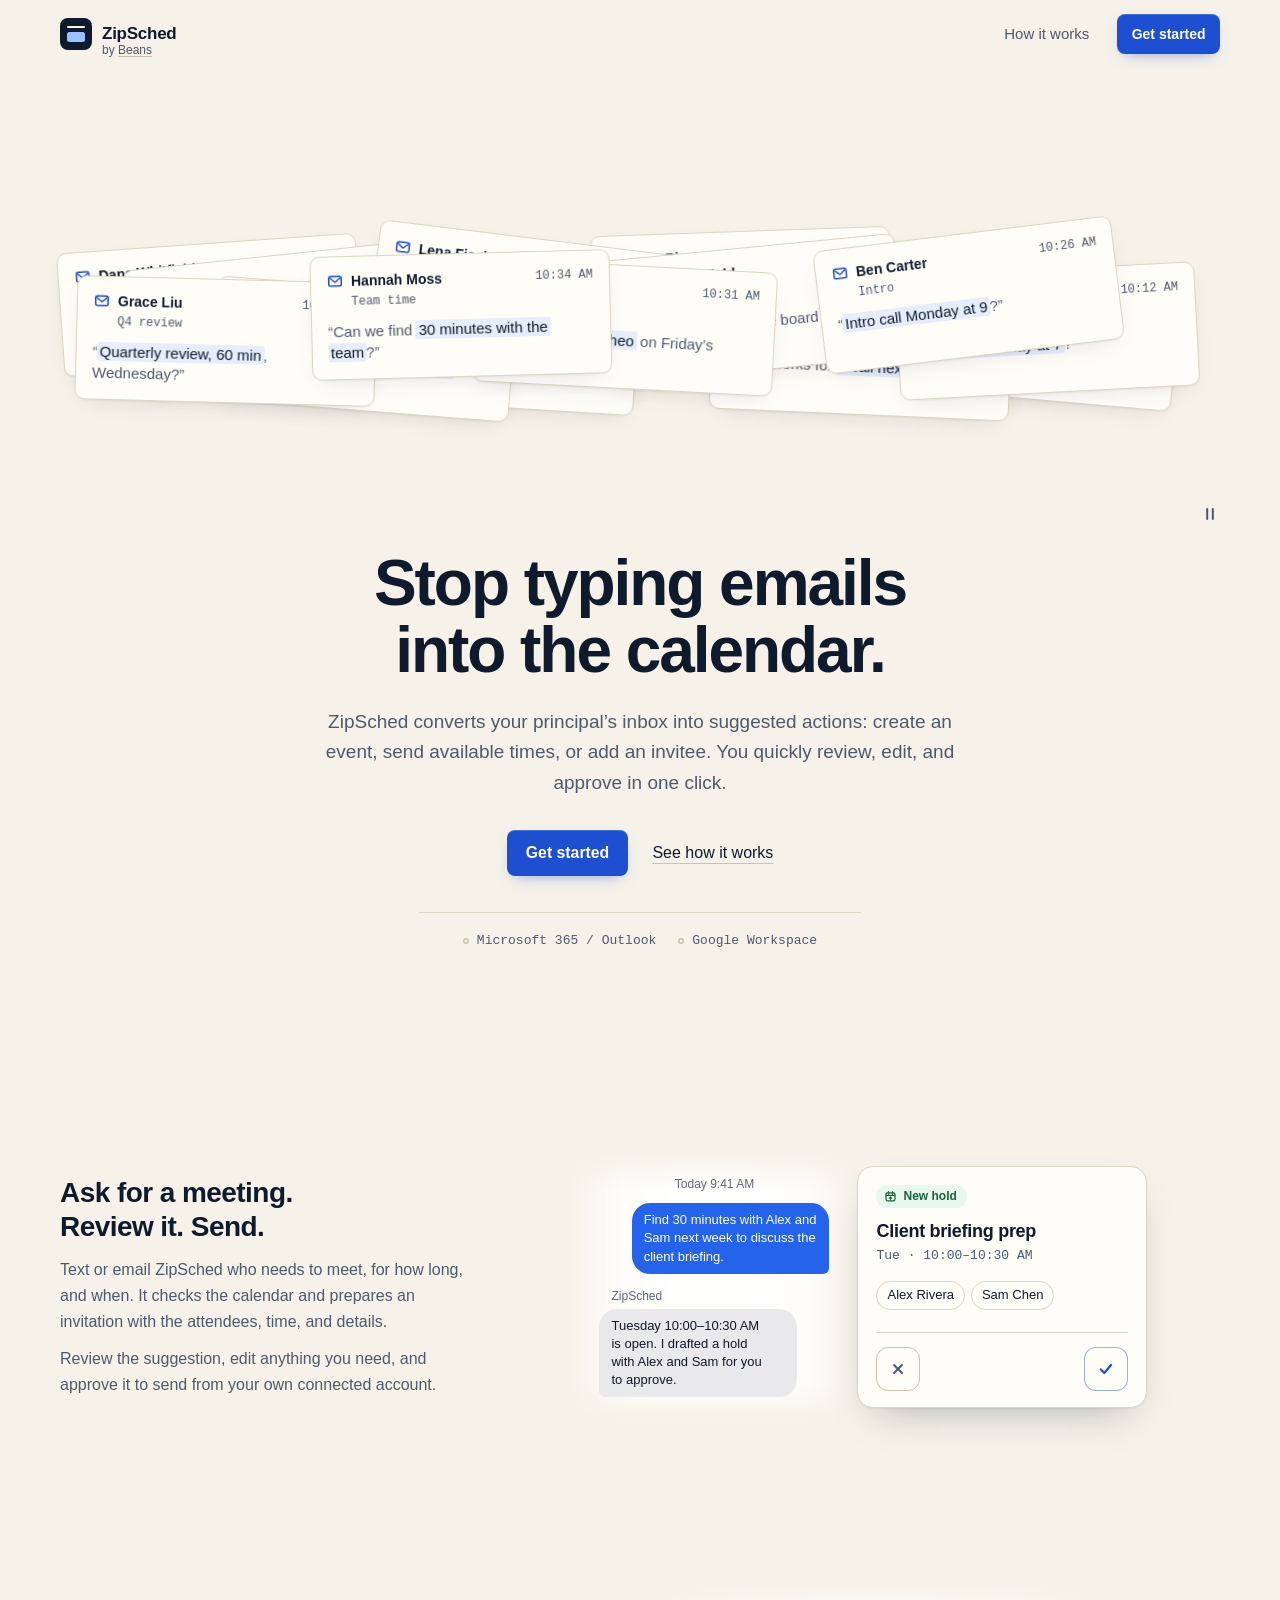
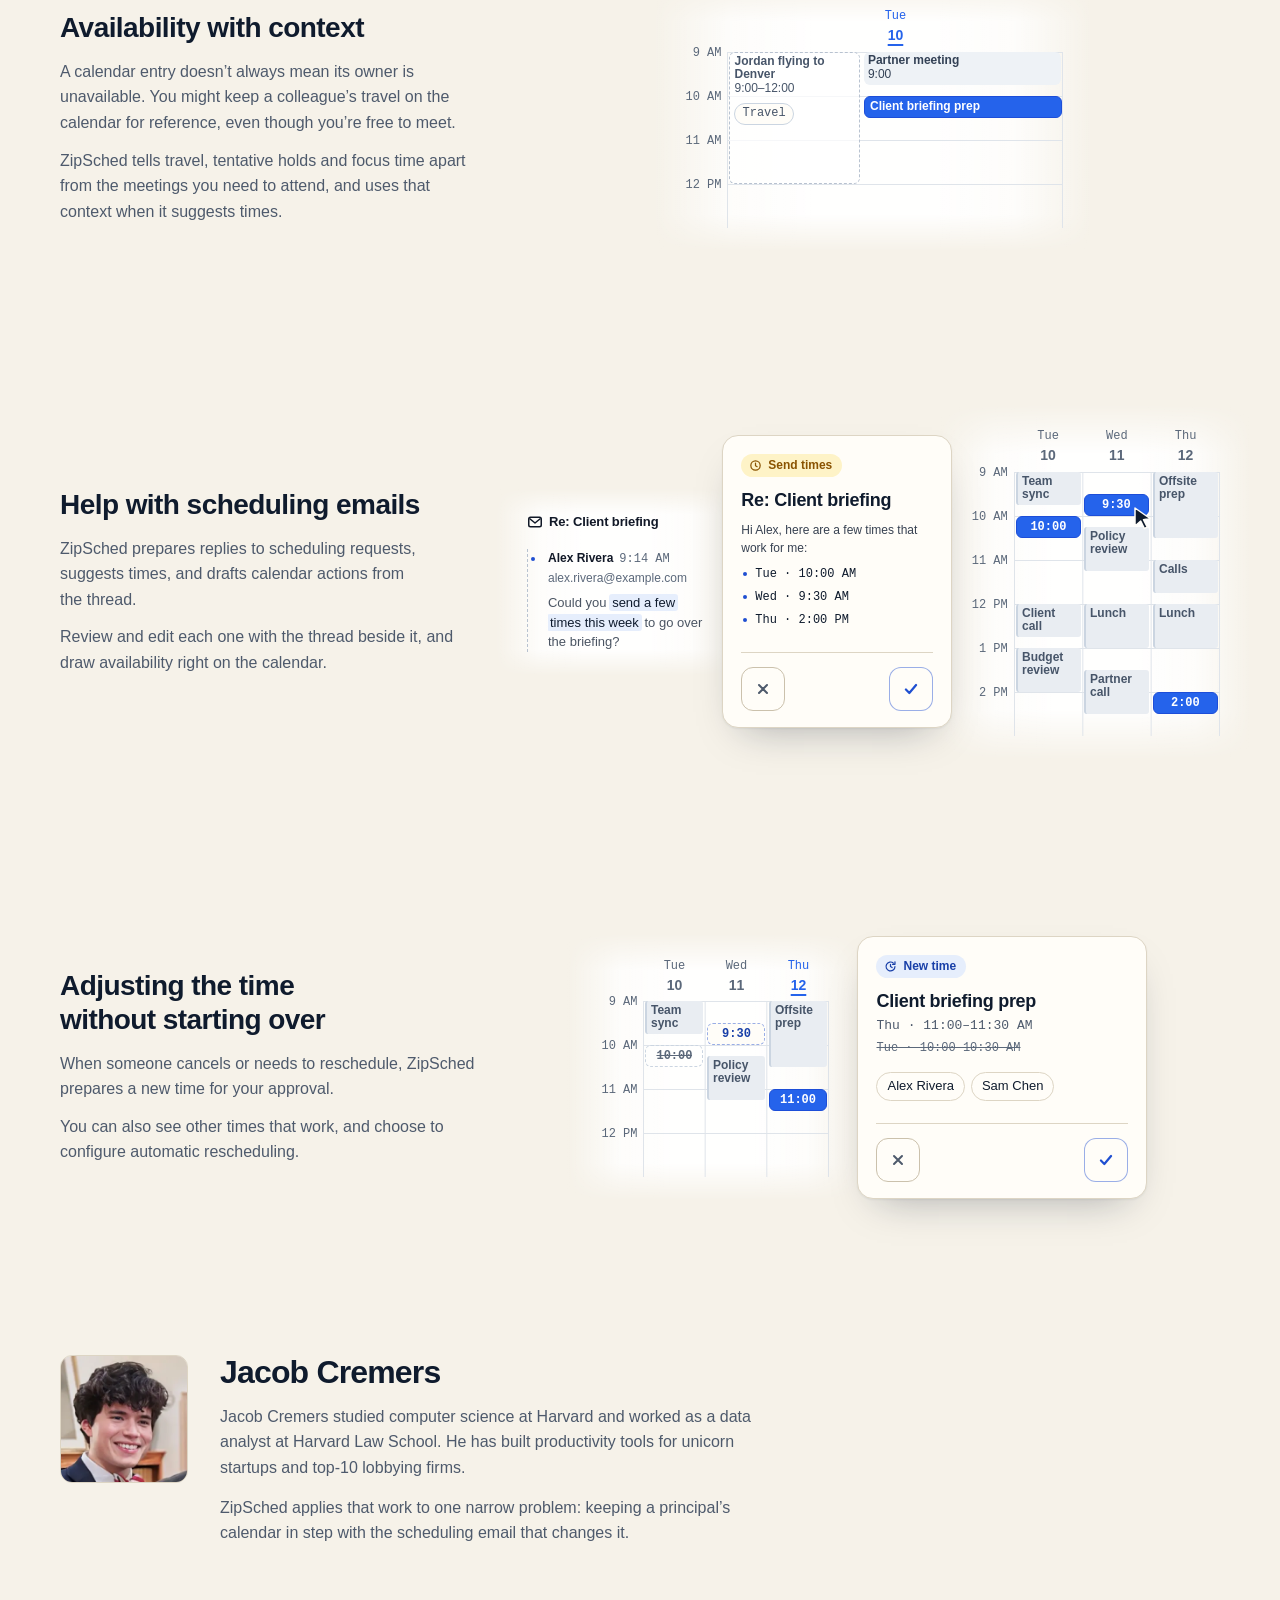
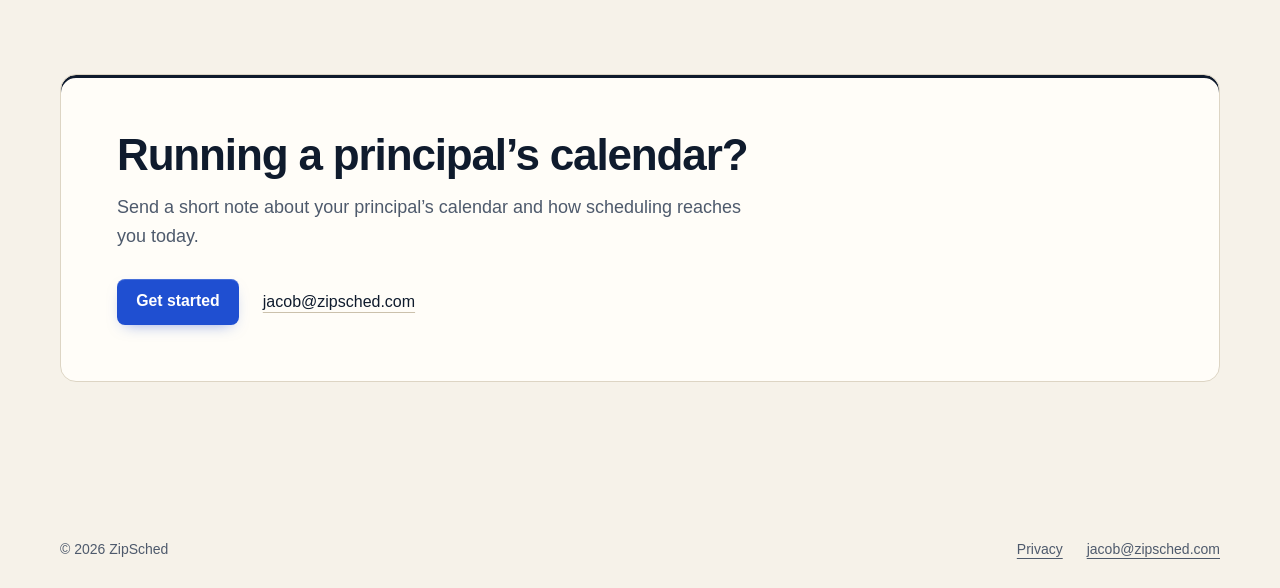
<file: index.html>
<!doctype html>
<html lang="en">
<head>
  <meta charset="utf-8">
  <meta name="viewport" content="width=device-width, initial-scale=1">
  <title>ZipSched — Stop typing emails into the calendar</title>
  <meta name="description" content="ZipSched converts your principal’s inbox into suggested actions: create an event, send available times, or add an invitee. Review, edit, and approve in one click.">
  <meta name="theme-color" content="#f6f2e9">
  <link rel="canonical" href="https://zipsched.com/">
  <link rel="icon" href="favicon.svg" type="image/svg+xml">
  <meta property="og:title" content="ZipSched — Stop typing emails into the calendar">
  <meta property="og:description" content="Suggested actions from your principal’s inbox: create an event, send available times, or add an invitee. Approve in one click.">
  <meta property="og:type" content="website">
  <meta property="og:url" content="https://zipsched.com/">
  <meta property="og:image" content="https://zipsched.com/social-card.png">
  <meta property="og:image:width" content="1200">
  <meta property="og:image:height" content="630">
  <meta property="og:image:alt" content="ZipSched: Stop typing emails into the calendar.">
  <meta name="twitter:card" content="summary_large_image">
  <script>document.documentElement.classList.add("js");</script>
  <link rel="stylesheet" href="styles.css?v=text-thread-1">
</head>
<body>
  <a class="skip-link" href="#main">Skip to content</a>

  <header class="site-header">
    <nav class="nav wrap" aria-label="Main">
      <div class="brand-block">
        <a class="brand-mark-link" href="/" tabindex="-1" aria-hidden="true"><svg class="brand-mark" viewBox="0 0 32 32" width="32" height="32" aria-hidden="true" focusable="false"><rect width="32" height="32" rx="8" fill="#0f1b2d"/><rect x="7" y="8" width="18" height="2" rx="1" fill="#f6f2e9"/><rect x="7" y="14" width="18" height="10" rx="2.5" fill="#9cc3ff"/></svg></a>
        <a class="brand" href="/">ZipSched</a>
        <p class="brand-by">by <a href="https://thisisbeans.com/">Beans</a></p>
      </div>
      <ul class="nav-links">
        <li><a href="#how">How it works</a></li>
      </ul>
      <a class="button button-small" href="mailto:jacob@zipsched.com?subject=ZipSched%20demo&amp;body=Hi%20Jacob%2C%0D%0A%0D%0AI%27d%20like%20to%20see%20a%20demo%20of%20ZipSched.%20Do%20you%20have%20time%20for%20a%20short%20call%20this%20week%3F%0D%0A%0D%0AThanks%2C">Get started</a>
    </nav>
  </header>

  <main id="main">
    <!-- Hero -->
    <section class="hero" aria-labelledby="hero-title">
      <div class="hero-copy">
        <h1 id="hero-title">Stop typing emails into the calendar.</h1>
        <p class="lede">ZipSched converts your principal’s inbox into suggested actions: create an event, send available times, or add an invitee. You quickly review, edit, and approve in one click.</p>
        <div class="hero-actions">
          <a class="button" href="mailto:jacob@zipsched.com?subject=ZipSched%20demo&amp;body=Hi%20Jacob%2C%0D%0A%0D%0AI%27d%20like%20to%20see%20a%20demo%20of%20ZipSched.%20Do%20you%20have%20time%20for%20a%20short%20call%20this%20week%3F%0D%0A%0D%0AThanks%2C">Get started</a>
          <a class="text-link" href="#how">See how it works</a>
        </div>
        <ul class="hero-facts">
          <li>Microsoft 365 / Outlook</li>
          <li>Google Workspace</li>
        </ul>
      </div>

      <figure class="demo" aria-label="ZipSched example">
        <p class="visually-hidden">Interactive illustration. Fourteen scheduling emails land on a pile, four slowly and then ten in a rush. Each becomes an editable suggestion: a new hold, a reply that sends times, or invitees to add. A cursor demonstrates the first four reviews, drawing and resizing proposed times directly on the calendar and declining only the second. Then edit titles, email copy, calendar times, or invitees and drag each remaining card left to decline it or right to approve it. Names and times are fictional.</p>
          <div class="stage" aria-hidden="true">
          <div class="wrap stage-guide"></div>
          <div class="stage-thread stage-side"></div>
          <div class="stage-deck"></div>
          <div class="stage-calendar stage-side"></div>
          <div class="stage-mail"></div>
          <p class="stage-summary"></p>
          <span class="stage-press"></span>
          <svg class="stage-cursor" viewBox="0 0 20 24" width="20" height="24"><path d="M2 2l15 10.5-6.5 1.2 3.8 7.4-2.9 1.4-3.7-7.4L2 20z" fill="#0f1b2d" stroke="#fffdf8" stroke-width="1.5" stroke-linejoin="round"/></svg>
        </div>
        <div class="wrap demo-controls">
          <button type="button" class="demo-toggle" data-toggle aria-label="Play animation" title="Play animation">
            <svg class="icon-pause" viewBox="0 0 16 16" width="18" height="18" aria-hidden="true"><path d="M5.5 3.5v9M10.5 3.5v9" stroke="currentColor" stroke-width="1.8" stroke-linecap="round"/></svg>
            <svg class="icon-play" viewBox="0 0 16 16" width="18" height="18" aria-hidden="true"><path d="M5 3.2v9.6L12.5 8z" fill="currentColor"/></svg>
            <svg class="icon-replay" viewBox="0 0 16 16" width="18" height="18" aria-hidden="true"><path d="M3 8a5 5 0 1 0 1.6-3.7M3 2.5v3h3" fill="none" stroke="currentColor" stroke-width="1.5" stroke-linecap="round" stroke-linejoin="round"/></svg>
          </button>
        </div>
      </figure>
    </section>

    <!-- How it works: the product overview, one row per part. Each
         illustration reuses the hero's pieces (bare context, one suggestion
         card, the calendar column) so the page reads as one product. -->
    <section class="section wrap" id="how" aria-labelledby="how-title">
      <h2 id="how-title" class="visually-hidden">How it works</h2>

      <ul class="features">
        <li class="feature">
          <div class="feature-copy">
            <h3>Ask for a meeting. Review it. Send.</h3>
            <p>Text or email ZipSched who needs to meet, for how long, and when. It checks the calendar and prepares an invitation with the attendees, time, and details.</p>
            <p>Review the suggestion, edit anything you need, and approve it to send from your own connected account.</p>
          </div>
          <figure class="vignette vignette-pair" aria-label="Asking ZipSched for a meeting">
            <p class="visually-hidden">Illustration of a text conversation. You text ZipSched asking for 30 minutes with Alex and Sam next week to discuss the client briefing, and ZipSched texts back that Tuesday 10:00 to 10:30 AM is open and it has drafted a hold for you to approve. Beside it, ZipSched’s suggestion: a new hold called Client briefing prep, Tuesday 10:00 to 10:30 AM, with Alex Rivera and Sam Chen, waiting to be declined, edited or approved. Names and times are fictional.</p>
            <div class="vignette-art" aria-hidden="true">
              <div class="vignette-pane text-thread">
                <p class="text-stamp">Today 9:41 AM</p>
                <p class="text-bubble text-sent">Find 30 minutes with Alex and Sam next week to discuss the client briefing.</p>
                <p class="text-from">ZipSched</p>
                <p class="text-bubble text-received">Tuesday 10:00–10:30 AM is open. I&nbsp;drafted a hold with Alex and Sam for you to approve.</p>
              </div>
              <div class="act act-static act-kind-hold">
                <p class="action-tag"><svg viewBox="0 0 16 16" width="13" height="13"><g fill="none" stroke="currentColor" stroke-width="1.5" stroke-linecap="round" stroke-linejoin="round"><rect x="2.5" y="3.5" width="11" height="10" rx="2"/><path d="M2.5 6.5h11M5.5 2v3M10.5 2v3M8 8.5v3M6.5 10h3"/></g></svg>New hold</p>
                <p class="act-title">Client briefing prep</p>
                <p class="act-when mono">Tue · 10:00–10:30 AM</p>
                <p class="invitees"><span class="invitee">Alex Rivera</span><span class="invitee">Sam Chen</span></p>
                <p class="act-btns"><span class="act-btn act-no"><svg viewBox="0 0 16 16" width="16" height="16"><path d="M4 4l8 8M12 4l-8 8" fill="none" stroke="currentColor" stroke-width="2" stroke-linecap="round"/></svg></span><span class="act-btn act-yes"><svg viewBox="0 0 16 16" width="18" height="18"><path d="M3.5 8.5l3 3 6-7" fill="none" stroke="currentColor" stroke-width="2" stroke-linecap="round" stroke-linejoin="round"/></svg></span></p>
              </div>
            </div>
          </figure>
        </li>

        <li class="feature">
          <div class="feature-copy">
            <h3>Availability with context</h3>
            <p>A calendar entry doesn’t always mean its owner is unavailable. You might keep a colleague’s travel on the calendar for reference, even though you’re free to meet.</p>
            <p>ZipSched tells travel, tentative holds and focus time apart from the meetings you need to attend, and uses that context when it suggests times.</p>
          </div>
          <figure class="vignette vignette-solo" aria-label="A calendar read with context">
            <p class="visually-hidden">Illustration of Tuesday’s calendar. A colleague’s flight to Denver is on it from 9:00 AM to noon, marked as travel. A partner meeting takes 9:00 to 9:45 AM. ZipSched places Client briefing prep at 10:00 AM, because the flight doesn’t rule that time out and the partner meeting rules out 9:00. Names and times are fictional.</p>
            <div class="vignette-art" aria-hidden="true">
              <div class="vignette-pane calendar-panel is-single-day">
                <div class="calendar-days"><span class="calendar-day is-active">Tue<span>10</span></span></div>
                <div class="calendar-grid">
                  <div class="calendar-hour"><span>9 AM</span></div><div class="calendar-hour"><span>10 AM</span></div><div class="calendar-hour"><span>11 AM</span></div><div class="calendar-hour"><span>12 PM</span></div>
                  <div class="calendar-event vg-left vg-travel" style="--calendar-day:0;top:0;height:132px"><strong>Jordan flying to Denver</strong><span>9:00–12:00</span><i class="vg-tag">Travel</i></div>
                  <div class="calendar-event vg-right" style="--calendar-day:0;top:0;height:33px"><strong>Partner meeting</strong><span>9:00</span></div>
                  <div class="calendar-event calendar-proposal vg-right" style="--calendar-day:0;top:44px;height:22px"><strong>Client briefing prep</strong></div>
                </div>
              </div>
            </div>
          </figure>
        </li>

        <li class="feature">
          <div class="feature-copy">
            <h3>Help with scheduling emails</h3>
            <p>ZipSched prepares replies to scheduling requests, suggests times, and drafts calendar actions from the thread.</p>
            <p>Review and edit each one with the thread beside it, and draw availability right on the calendar.</p>
          </div>
          <figure class="vignette vignette-trio" aria-label="Reviewing a scheduling email">
            <p class="visually-hidden">Illustration. On the left, an email from Alex Rivera asking for a few times this week to go over the briefing. In the middle, ZipSched’s suggestion: a reply offering Tuesday at 10:00 AM, Wednesday at 9:30 AM and Thursday at 2:00 PM, waiting to be declined, edited or approved. On the right, a three-day calendar where those three times sit between existing meetings. Names and times are fictional.</p>
            <div class="vignette-art" aria-hidden="true">
              <div class="vignette-pane thread-panel">
                <p class="thread-subject"><span class="thread-subject-icon"><svg viewBox="0 0 16 16" width="16" height="16"><g fill="none" stroke="currentColor" stroke-width="1.5" stroke-linejoin="round"><rect x="1.75" y="3.25" width="12.5" height="9.5" rx="1.75"/><path d="M2.5 4.5L8 9l5.5-4.5"/></g></svg></span><span class="thread-subject-text">Re: Client briefing</span></p>
                <ul class="thread-list">
                  <li>
                    <p class="thread-sender"><strong>Alex Rivera</strong><span class="thread-time">9:14 AM</span></p>
                    <p class="thread-email">alex.rivera@example.com</p>
                    <p class="thread-message-copy">Could you <mark>send a few times this week</mark> to go over the briefing?</p>
                  </li>
                </ul>
              </div>
              <div class="act act-static act-kind-times">
                <p class="action-tag"><svg viewBox="0 0 16 16" width="13" height="13"><g fill="none" stroke="currentColor" stroke-width="1.5" stroke-linecap="round" stroke-linejoin="round"><circle cx="8" cy="8" r="5.75"/><path d="M8 5v3.25l2 1.25"/></g></svg>Send times</p>
                <p class="act-title">Re: Client briefing</p>
                <p class="act-email-copy">Hi Alex, here are a few times that work for me:</p>
                <ul class="act-times mono"><li>Tue · 10:00 AM</li><li>Wed · 9:30 AM</li><li>Thu · 2:00 PM</li></ul>
                <p class="act-btns"><span class="act-btn act-no"><svg viewBox="0 0 16 16" width="16" height="16"><path d="M4 4l8 8M12 4l-8 8" fill="none" stroke="currentColor" stroke-width="2" stroke-linecap="round"/></svg></span><span class="act-btn act-yes"><svg viewBox="0 0 16 16" width="18" height="18"><path d="M3.5 8.5l3 3 6-7" fill="none" stroke="currentColor" stroke-width="2" stroke-linecap="round" stroke-linejoin="round"/></svg></span></p>
              </div>
              <div class="vignette-pane calendar-panel is-three-day">
                <div class="calendar-days"><span class="calendar-day">Tue<span>10</span></span><span class="calendar-day">Wed<span>11</span></span><span class="calendar-day">Thu<span>12</span></span></div>
                <div class="calendar-grid">
                  <div class="calendar-hour"><span>9 AM</span></div><div class="calendar-hour"><span>10 AM</span></div><div class="calendar-hour"><span>11 AM</span></div><div class="calendar-hour"><span>12 PM</span></div><div class="calendar-hour"><span>1 PM</span></div><div class="calendar-hour"><span>2 PM</span></div>
                  <div class="calendar-event calendar-event-muted" style="--calendar-day:0;top:0;height:33px"><strong>Team sync</strong></div>
                  <div class="calendar-event calendar-proposal vg-pick" style="--calendar-day:0;top:44px;height:22px"><strong>10:00</strong></div>
                  <div class="calendar-event calendar-event-muted" style="--calendar-day:0;top:132px;height:33px"><strong>Client call</strong></div>
                  <div class="calendar-event calendar-event-muted" style="--calendar-day:0;top:176px;height:44px"><strong>Budget review</strong></div>
                  <div class="calendar-event calendar-proposal vg-pick" style="--calendar-day:1;top:22px;height:22px"><strong>9:30</strong></div>
                  <div class="calendar-event calendar-event-muted" style="--calendar-day:1;top:55px;height:44px"><strong>Policy review</strong></div>
                  <div class="calendar-event calendar-event-muted" style="--calendar-day:1;top:132px;height:44px"><strong>Lunch</strong></div>
                  <div class="calendar-event calendar-event-muted" style="--calendar-day:1;top:198px;height:44px"><strong>Partner call</strong></div>
                  <div class="calendar-event calendar-event-muted" style="--calendar-day:2;top:0;height:66px"><strong>Offsite prep</strong></div>
                  <div class="calendar-event calendar-event-muted" style="--calendar-day:2;top:88px;height:33px"><strong>Calls</strong></div>
                  <div class="calendar-event calendar-event-muted" style="--calendar-day:2;top:132px;height:44px"><strong>Lunch</strong></div>
                  <div class="calendar-event calendar-proposal vg-pick" style="--calendar-day:2;top:220px;height:22px"><strong>2:00</strong></div>
                  <svg class="vg-cursor" viewBox="0 0 20 24" width="20" height="24"><path d="M2 2l15 10.5-6.5 1.2 3.8 7.4-2.9 1.4-3.7-7.4L2 20z" fill="#0f1b2d" stroke="#fffdf8" stroke-width="1.5" stroke-linejoin="round"/></svg>
                </div>
              </div>
            </div>
          </figure>
        </li>

        <li class="feature">
          <div class="feature-copy">
            <h3>Adjusting the time without starting over</h3>
            <p>When someone cancels or needs to reschedule, ZipSched prepares a new time for your approval.</p>
            <p>You can also see other times that work, and choose to configure automatic rescheduling.</p>
          </div>
          <figure class="vignette vignette-pair" aria-label="Choosing a new time">
            <p class="visually-hidden">Illustration. A three-day calendar shows Client briefing prep moving from Tuesday at 10:00 AM to Thursday at 11:00 AM, with Wednesday at 9:30 AM as another time that works. Beside it, ZipSched’s suggestion to move the meeting to Thursday, 11:00 to 11:30 AM, with Alex Rivera and Sam Chen, waiting to be declined, edited or approved. Names and times are fictional.</p>
            <div class="vignette-art" aria-hidden="true">
              <div class="vignette-pane calendar-panel is-three-day">
                <div class="calendar-days"><span class="calendar-day">Tue<span>10</span></span><span class="calendar-day">Wed<span>11</span></span><span class="calendar-day is-active">Thu<span>12</span></span></div>
                <div class="calendar-grid">
                  <div class="calendar-hour"><span>9 AM</span></div><div class="calendar-hour"><span>10 AM</span></div><div class="calendar-hour"><span>11 AM</span></div><div class="calendar-hour"><span>12 PM</span></div>
                  <div class="calendar-event calendar-event-muted" style="--calendar-day:0;top:0;height:33px"><strong>Team sync</strong></div>
                  <div class="calendar-event vg-was" style="--calendar-day:0;top:44px;height:22px"><strong>10:00</strong></div>
                  <div class="calendar-event vg-option" style="--calendar-day:1;top:22px;height:22px"><strong>9:30</strong></div>
                  <div class="calendar-event calendar-event-muted" style="--calendar-day:1;top:55px;height:44px"><strong>Policy review</strong></div>
                  <div class="calendar-event calendar-event-muted" style="--calendar-day:2;top:0;height:66px"><strong>Offsite prep</strong></div>
                  <div class="calendar-event calendar-proposal vg-pick" style="--calendar-day:2;top:88px;height:22px"><strong>11:00</strong></div>
                </div>
              </div>
              <div class="act act-static act-kind-move">
                <p class="action-tag"><svg viewBox="0 0 16 16" width="13" height="13"><g fill="none" stroke="currentColor" stroke-width="1.5" stroke-linecap="round" stroke-linejoin="round"><path d="M13.5 8A5.5 5.5 0 1 1 11.6 3.8"/><path d="M13.5 2.25v3h-3"/><path d="M8 5.25V8l2 1.25"/></g></svg>New time</p>
                <p class="act-title">Client briefing prep</p>
                <p class="act-when mono">Thu · 11:00–11:30 AM</p>
                <p class="act-was mono">Tue · 10:00–10:30 AM</p>
                <p class="invitees"><span class="invitee">Alex Rivera</span><span class="invitee">Sam Chen</span></p>
                <p class="act-btns"><span class="act-btn act-no"><svg viewBox="0 0 16 16" width="16" height="16"><path d="M4 4l8 8M12 4l-8 8" fill="none" stroke="currentColor" stroke-width="2" stroke-linecap="round"/></svg></span><span class="act-btn act-yes"><svg viewBox="0 0 16 16" width="18" height="18"><path d="M3.5 8.5l3 3 6-7" fill="none" stroke="currentColor" stroke-width="2" stroke-linecap="round" stroke-linejoin="round"/></svg></span></p>
              </div>
            </div>
          </figure>
        </li>
      </ul>
    </section>

    <!-- Founder -->
    <section class="section wrap" aria-labelledby="founder-title">
      <div class="founder">
        <picture>
          <source srcset="assets/jacob-cremers.webp" type="image/webp">
          <img class="founder-photo" src="assets/jacob-cremers.jpg" width="288" height="288" alt="Portrait of Jacob Cremers" decoding="async">
        </picture>
        <div class="founder-copy">
          <h2 id="founder-title">Jacob Cremers</h2>
          <p>Jacob Cremers studied computer science at Harvard and worked as a data analyst at Harvard Law School. He has built productivity tools for unicorn startups and top-10 lobbying firms.</p>
          <p>ZipSched applies that work to one narrow problem: keeping a principal’s calendar in step with the scheduling email that changes it.</p>
        </div>
      </div>
    </section>

    <!-- Final CTA -->
    <section class="closing wrap" aria-labelledby="closing-title">
      <div class="closing-inner">
        <h2 id="closing-title">Running a principal’s calendar?</h2>
        <p>Send a short note about your principal’s calendar and how scheduling reaches you today.</p>
        <div class="hero-actions">
          <a class="button" href="mailto:jacob@zipsched.com?subject=ZipSched%20demo&amp;body=Hi%20Jacob%2C%0D%0A%0D%0AI%27d%20like%20to%20see%20a%20demo%20of%20ZipSched.%20Do%20you%20have%20time%20for%20a%20short%20call%20this%20week%3F%0D%0A%0D%0AThanks%2C">Get started</a>
          <a class="text-link" href="mailto:jacob@zipsched.com">jacob@zipsched.com</a>
        </div>
      </div>
    </section>
  </main>

  <footer class="site-footer">
    <div class="wrap footer-inner">
      <p>© <span data-year>2026</span> ZipSched</p>
      <ul class="footer-links">
        <li><a href="privacy.html">Privacy</a></li>
        <li><a href="mailto:jacob@zipsched.com">jacob@zipsched.com</a></li>
      </ul>
    </div>
  </footer>
  <script src="script.js?v=narrow-fit-1"></script>
</body>
</html>
</file>
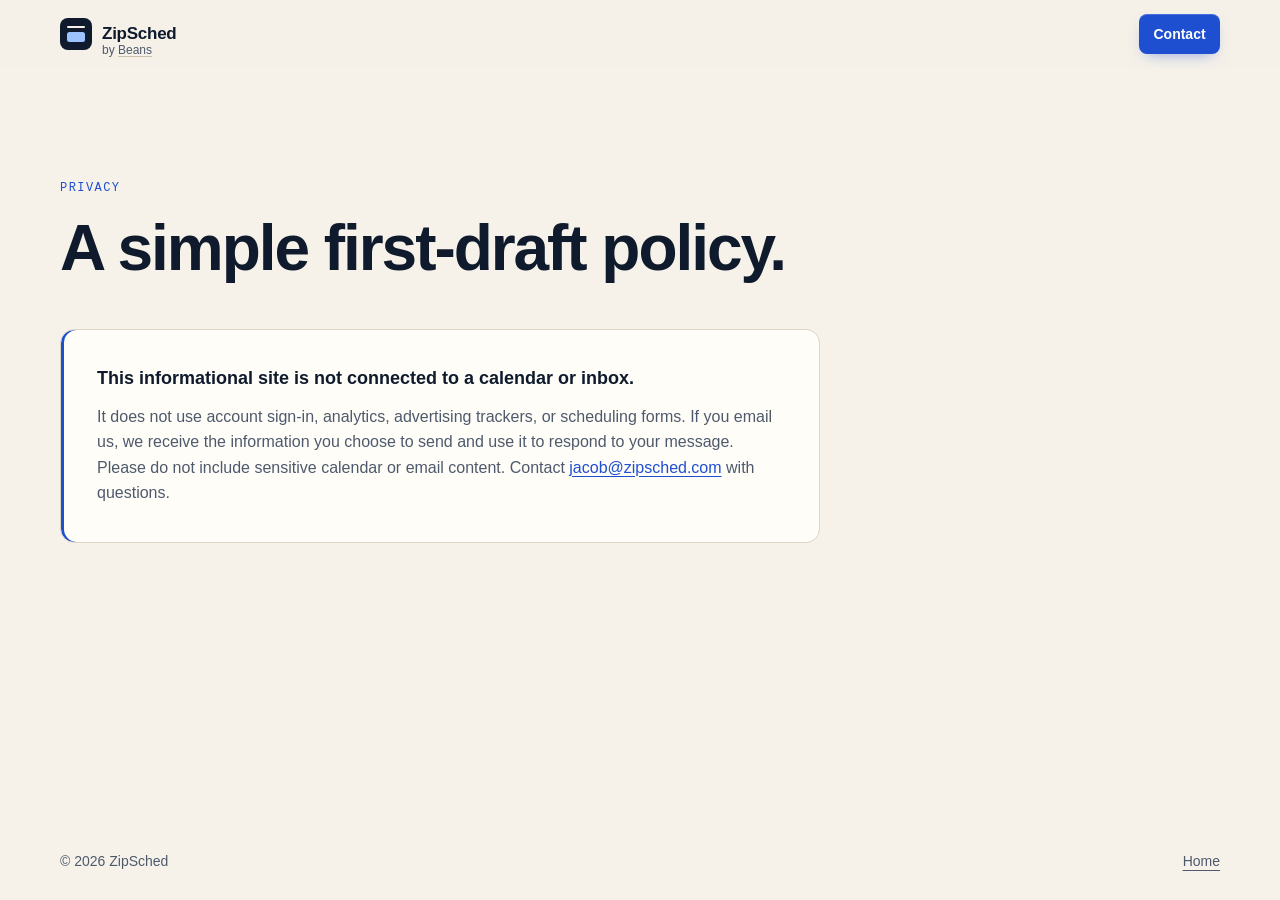
<file: privacy.html>
<!doctype html>
<html lang="en">
<head>
  <meta charset="utf-8">
  <meta name="viewport" content="width=device-width, initial-scale=1">
  <title>Privacy — ZipSched</title>
  <meta name="description" content="ZipSched privacy and contact information.">
  <meta name="theme-color" content="#f6f2e9">
  <link rel="canonical" href="https://zipsched.com/privacy.html">
  <link rel="icon" href="favicon.svg" type="image/svg+xml">
  <link rel="stylesheet" href="styles.css">
</head>
<body>
  <a class="skip-link" href="#main">Skip to content</a>

  <header class="site-header">
    <nav class="nav wrap" aria-label="Main">
      <div class="brand-block">
        <a class="brand-mark-link" href="/" tabindex="-1" aria-hidden="true"><svg class="brand-mark" viewBox="0 0 32 32" width="32" height="32" aria-hidden="true" focusable="false"><rect width="32" height="32" rx="8" fill="#0f1b2d"/><rect x="7" y="8" width="18" height="2" rx="1" fill="#f6f2e9"/><rect x="7" y="14" width="18" height="10" rx="2.5" fill="#9cc3ff"/></svg></a>
        <a class="brand" href="/">ZipSched</a>
        <p class="brand-by">by <a href="https://thisisbeans.com/">Beans</a></p>
      </div>
      <a class="button button-small" href="mailto:jacob@zipsched.com">Contact</a>
    </nav>
  </header>

  <main id="main" class="policy wrap">
    <p class="eyebrow">Privacy</p>
    <h1>A simple first-draft policy.</h1>
    <div class="policy-card">
      <strong>This informational site is not connected to a calendar or inbox.</strong>
      <p>It does not use account sign-in, analytics, advertising trackers, or scheduling forms. If you email us, we receive the information you choose to send and use it to respond to your message. Please do not include sensitive calendar or email content. Contact <a href="mailto:jacob@zipsched.com">jacob@zipsched.com</a> with questions.</p>
    </div>
  </main>

  <footer class="site-footer">
    <div class="wrap footer-inner">
      <p>© <span data-year>2026</span> ZipSched</p>
      <ul class="footer-links">
        <li><a href="/">Home</a></li>
      </ul>
    </div>
  </footer>
  <script src="script.js"></script>
</body>
</html>
</file>
<file: styles.css>
/* ZipSched design system: calm control.
   Deep ink, warm ivory, one cobalt accent, amber reserved for collisions.
   Thin rules and soft depth; system fonts, with mono for times and labels. */

:root {
  color-scheme: light;

  --ink: #0f1b2d;
  --ink-2: #16253a;
  --ivory: #f6f2e9;
  --paper: #fffdf8;
  --sand: #eee8db;
  --rule: #ddd5c4;
  --rule-strong: #cbc1ac;
  --muted: #4e5a6c;
  /* Quieter than --muted for labels in the illustrations, still 5:1 on ivory */
  --faint: #5b687a;
  --cobalt: #1f4fd1;
  --cobalt-deep: #183fa8;
  --cobalt-wash: #e6eefc;
  --sky: #9cc3ff;
  --on-ink: #f6f2e9;
  --on-ink-muted: #a9b6c9;
  --amber: #c77a0a;
  --amber-ink: #8a5300;
  --amber-wash: #fcefd6;

  --sans: ui-sans-serif, -apple-system, BlinkMacSystemFont, "Segoe UI", Roboto, "Helvetica Neue", Arial, sans-serif;
  --mono: ui-monospace, "SF Mono", SFMono-Regular, Menlo, Consolas, "Liberation Mono", monospace;

  --gutter: 40px;
  --radius: 10px;
  --radius-lg: 14px;
  --shadow-card: 0 1px 2px rgb(15 27 45 / 0.05), 0 8px 24px -12px rgb(15 27 45 / 0.16);
  --shadow-stage: 0 1px 0 rgb(15 27 45 / 0.04), 0 32px 64px -32px rgb(15 27 45 / 0.28);
  --section-space: clamp(72px, 10vw, 128px);
}

*,
*::before,
*::after { box-sizing: border-box; }

html {
  -webkit-text-size-adjust: 100%;
  text-size-adjust: 100%;
  scroll-padding-top: 88px;
}

body {
  display: flex;
  flex-direction: column;
  min-height: 100vh;
  margin: 0;
  background: var(--ivory);
  color: var(--ink);
  font: 400 1rem/1.6 var(--sans);
  -webkit-font-smoothing: antialiased;
  font-kerning: normal;
}

h1, h2, h3, p, ul, ol, dl, dd, figure { margin: 0; }
/* The illustrations' glow may run past a phone's edge; clip it there
   rather than let the page scroll sideways. */
main { flex: 1 0 auto; overflow-x: clip; }
ul, ol { padding: 0; list-style: none; }
img, svg { display: block; max-width: 100%; }
a { color: inherit; }
::selection { background: var(--cobalt-wash); color: var(--ink); }

:focus-visible {
  outline: 2px solid var(--cobalt);
  outline-offset: 3px;
  border-radius: 4px;
}

.mono { font-family: var(--mono); font-variant-numeric: tabular-nums; letter-spacing: 0; }

.visually-hidden {
  position: absolute !important;
  width: 1px; height: 1px;
  margin: -1px; padding: 0;
  overflow: hidden;
  clip: rect(0 0 0 0);
  white-space: nowrap;
  border: 0;
}

.skip-link {
  position: absolute;
  left: 16px; top: -100px;
  z-index: 100;
  padding: 10px 14px;
  background: var(--ink);
  color: var(--on-ink);
  border-radius: 6px;
  font-weight: 600;
  text-decoration: none;
}
.skip-link:focus-visible { top: 12px; }

.wrap {
  width: min(1160px, 100% - 2 * var(--gutter));
  margin-inline: auto;
}

/* Type */
h1 {
  font-size: clamp(2.25rem, 1.2rem + 4.2vw, 4rem);
  font-weight: 600;
  line-height: 1.04;
  letter-spacing: -0.032em;
  text-wrap: balance;
}
h2 {
  font-size: clamp(1.875rem, 1.35rem + 2vw, 2.75rem);
  font-weight: 600;
  line-height: 1.1;
  letter-spacing: -0.026em;
  text-wrap: balance;
}
h3 {
  font-size: 1.0625rem;
  font-weight: 600;
  line-height: 1.3;
  letter-spacing: -0.01em;
}

.eyebrow {
  margin-bottom: 18px;
  font: 500 0.75rem/1.4 var(--mono);
  letter-spacing: 0.12em;
  text-transform: uppercase;
  color: var(--cobalt);
}

.lede {
  margin-top: 24px;
  text-wrap: pretty;
  max-width: 34em;
  font-size: clamp(1.0625rem, 1rem + 0.35vw, 1.1875rem);
  line-height: 1.6;
  color: var(--muted);
}

/* Controls */
.button {
  display: inline-flex;
  align-items: center;
  justify-content: center;
  min-height: 46px;
  padding: 0.75rem 1.2rem;
  border-radius: 8px;
  background: var(--cobalt);
  color: #fff;
  font-weight: 600;
  font-size: 0.9875rem;
  line-height: 1.2;
  text-decoration: none;
  white-space: nowrap;
  box-shadow: 0 1px 0 rgb(255 255 255 / 0.18) inset, 0 6px 16px -8px rgb(31 79 209 / 0.6);
}
.button:hover { background: var(--cobalt-deep); }
.button-small {
  min-height: 40px;
  padding: 0.5rem 0.9rem;
  font-size: 0.875rem;
}

.text-link {
  font-weight: 500;
  text-decoration: underline;
  text-decoration-thickness: 1px;
  text-underline-offset: 5px;
  text-decoration-color: var(--rule-strong);
}
.text-link:hover { color: var(--cobalt); text-decoration-color: currentColor; }

/* Header */
.site-header {
  position: sticky;
  top: 0;
  z-index: 50;
  background: rgb(246 242 233 / 0.94);
}
.nav {
  display: flex;
  align-items: center;
  gap: 16px;
  min-height: 68px;
  padding-block: 10px;
}
/* The mark centres on the wordmark alone; the byline occupies its own, tight
   row so it never shifts that visual centre. */
.brand-block {
  --brand-gap: 10px;
  display: grid;
  grid-template-columns: 32px max-content;
  grid-template-rows: 24px 14px;
  column-gap: var(--brand-gap);
  row-gap: 0;
  align-items: center;
  height: 38px;
  margin-right: auto;
  transform: translateY(7px);
}
.brand-mark-link {
  display: block;
  grid-column: 1;
  grid-row: 1;
  align-self: center;
}
.brand-mark { display: block; }
.brand {
  grid-column: 2;
  grid-row: 1;
  display: block;
  align-self: center;
  font-weight: 650;
  font-size: 1.0625rem;
  line-height: 24px;
  letter-spacing: -0.015em;
  text-decoration: none;
}
.brand-by {
  grid-column: 2;
  grid-row: 2;
  align-self: start;
  margin: -3px 0 0;
  font-size: 0.75rem;
  line-height: 14px;
  color: var(--muted);
}
.brand-by a {
  display: inline-block;
  text-decoration: underline;
  text-decoration-thickness: 1px;
  text-decoration-color: var(--rule-strong);
  text-underline-offset: 2px;
}
.brand-by a:hover { color: var(--ink); text-decoration-color: currentColor; }
.nav-links {
  display: flex;
  gap: 28px;
  margin-right: 12px;
}
.nav-links a {
  font-size: 0.9375rem;
  color: var(--muted);
  text-decoration: none;
}
.nav-links a:hover { color: var(--ink); text-decoration: underline; text-underline-offset: 6px; text-decoration-thickness: 1px; }

/* Hero: the headline comes first in the document and on small screens, where
   the stacked demo is taller than the window. On wide screens the demo spans
   the window above it, and the stage is short enough to keep the headline and
   call to action on the first screen. */
.hero {
  display: flex;
  flex-direction: column;
  padding-top: clamp(32px, 4vw, 40px);
  padding-bottom: clamp(72px, 9vw, 120px);
}
.hero-copy {
  width: min(820px, 100% - 2 * var(--gutter));
  margin: 0 auto;
  text-align: center;
}
.demo { margin-top: clamp(24px, 6vw, 40px); }
@media (min-width: 901px) {
  .demo { order: -1; margin-top: 0; }
  .hero-copy { margin-top: clamp(4px, 1.5vw, 16px); }
}
.hero-copy .lede { margin-inline: auto; }
.hero-actions {
  display: flex;
  flex-wrap: wrap;
  align-items: center;
  gap: 14px 24px;
  margin-top: 32px;
}
.hero .hero-actions { justify-content: center; }
.hero-facts {
  display: flex;
  flex-wrap: wrap;
  justify-content: center;
  gap: 6px 22px;
  max-width: 34em;
  margin: 36px auto 0;
  padding-top: 18px;
  border-top: 1px solid var(--rule);
  font: 400 0.8125rem/1.5 var(--mono);
  color: var(--muted);
}
.hero-facts li { display: inline-flex; align-items: center; gap: 8px; }
.hero-facts li::before {
  content: "";
  width: 6px; height: 6px;
  border-radius: 50%;
  box-shadow: inset 0 0 0 1.5px var(--rule-strong);
}

/* Hero demo. script.js builds the cards and places every one of them with
   transforms from the stage's top-left corner, so the stage only sets the
   card sizes (which the script measures) and its own height. Everything on
   it starts transparent: the script's animations reveal each piece, and
   without JavaScript the demo is left out. */
html:not(.js) .demo { display: none; }
.stage {
  --mail-w: 300px;
  --mail-h: 124px;
  --act-w: 280px;
  --act-h: 268px;
  position: relative;
  isolation: isolate;
  height: 430px;
  overflow: hidden;
}
.stage-guide { position: absolute; top: 0; left: 0; right: 0; height: 0; }
.stage-deck,
.stage-mail { position: absolute; inset: 0; }
/* Emails stay above the deck, so one flying in to be turned over passes
   over the cards already converted. Each layer orders its own cards. */
.stage-deck { z-index: 2; pointer-events: none; }
.stage-mail { z-index: 3; pointer-events: none; }
.stage-side {
  position: absolute;
  z-index: 1;
  top: 50%;
  width: 240px;
  height: 286px;
  transform: translateY(-50%);
}
.stage-thread { right: calc(50% + 155px); width: 250px; }
.stage-calendar { left: calc(50% + 200px); width: 260px; height: 340px; }
.stage-side::before,
.vignette-pane::before {
  content: "";
  position: absolute;
  z-index: -1;
  inset: -24px -32px;
  background: linear-gradient(
    90deg,
    transparent 0%,
    rgb(255 255 255 / 0.8) 18%,
    rgb(255 255 255 / 0.94) 36%,
    rgb(255 255 255 / 0.94) 64%,
    rgb(255 255 255 / 0.8) 82%,
    transparent 100%
  );
  -webkit-mask-image: linear-gradient(to bottom, transparent 0%, #000 14%, #000 86%, transparent 100%);
  mask-image: linear-gradient(to bottom, transparent 0%, #000 14%, #000 86%, transparent 100%);
  pointer-events: none;
}
.mail,
.act,
.stage-thread,
.stage-calendar,
.stage-summary,
.stage-press,
.stage-cursor { opacity: 0; }

.mail {
  position: absolute;
  left: 0; top: 0;
  width: var(--mail-w);
  height: var(--mail-h);
  padding: 13px 16px;
  border: 1px solid var(--rule);
  border-radius: var(--radius);
  background: var(--paper);
  box-shadow: var(--shadow-card);
}
.mail-head { display: flex; align-items: center; gap: 8px; font-size: 0.875rem; }
.mail-head svg { flex: 0 0 auto; color: var(--cobalt); }
.mail-from,
.mail-meta { min-width: 0; white-space: nowrap; overflow: hidden; text-overflow: ellipsis; }
.mail-from { font-weight: 600; }
.mail-at { flex: 0 0 auto; margin-left: auto; font-size: 0.75rem; color: var(--muted); }
.mail-meta { margin-top: 1px; padding-left: 24px; font-size: 0.75rem; color: var(--muted); }
.mail-ask {
  display: -webkit-box;
  margin-top: 8px;
  overflow: hidden;
  -webkit-box-orient: vertical;
  -webkit-line-clamp: 2;
  font-size: 0.9375rem;
  line-height: 1.45;
  color: var(--muted);
}
.mail-ask mark,
.act-ask mark,
.vignette mark {
  padding: 1px 3px;
  margin-inline: -1px;
  border-radius: 3px;
  color: var(--ink);
  background-color: transparent;
  background-image: linear-gradient(var(--cobalt-wash), var(--cobalt-wash));
  background-repeat: no-repeat;
  background-size: 100% 100%;
  box-decoration-break: clone;
  -webkit-box-decoration-break: clone;
}

/* An action card: what the email asks for, with decline (✕) bottom left
   and approve (✓) bottom right. */
.act {
  position: absolute;
  left: 0; top: 0;
  display: flex;
  flex-direction: column;
  width: var(--act-w);
  height: var(--act-h);
  padding: 18px 18px 16px;
  border: 1px solid var(--rule);
  border-radius: 16px;
  background: var(--paper);
  box-shadow: none;
}
.act.is-interactive {
  cursor: grab;
  pointer-events: auto;
  touch-action: none;
  user-select: none;
  box-shadow: 0 1px 2px rgb(15 27 45 / 0.06), 0 18px 40px -20px rgb(15 27 45 / 0.35);
}
.act.is-dragging { cursor: grabbing; }
.act.is-interactive .act-btn { cursor: pointer; }
.act .action-tag { align-self: flex-start; }
.act-title { margin-top: 12px; font-size: 1.125rem; font-weight: 600; line-height: 1.3; letter-spacing: -0.015em; }
.act-title-input {
  display: block;
  width: 100%;
  padding: 1px 3px;
  margin-inline: -3px;
  border: 0;
  border-radius: 5px;
  outline: 0;
  background: transparent;
  color: inherit;
  font-family: inherit;
}
.act-title-input:not([readonly]):hover { background: #f3f4f6; }
.act-title-input:not([readonly]):focus { background: #fff; box-shadow: 0 0 0 2px rgb(37 99 235 / 0.22); }
.act-when { margin-top: 3px; font-size: 0.8125rem; color: var(--muted); }
.act-email-copy {
  flex: 0 0 auto;
  width: 100%;
  height: 40px;
  margin-top: 7px;
  padding: 3px;
  border: 0;
  border-radius: 5px;
  outline: 0;
  resize: none;
  overflow: hidden;
  background: transparent;
  color: #374151;
  font: 400 0.75rem/1.5 var(--sans);
}
.act-email-copy:not([readonly]):hover { background: #f3f4f6; }
.act-email-copy:not([readonly]):focus { background: #fff; box-shadow: 0 0 0 2px rgb(37 99 235 / 0.22); }
.act-times-editor {
  display: flex;
  flex: 1 1 auto;
  min-height: 0;
  flex-direction: column;
  overflow: hidden;
}
.act-times {
  display: grid;
  flex: 1 1 auto;
  min-height: 0;
  gap: 3px;
  margin-top: 4px;
  padding-right: 4px;
  overflow-y: auto;
  overscroll-behavior: contain;
  scrollbar-width: thin;
  scrollbar-color: #cbd5e1 transparent;
  font-size: 0.75rem;
}
.act-times::-webkit-scrollbar { width: 5px; }
.act-times::-webkit-scrollbar-thumb { border-radius: 999px; background: #cbd5e1; }
.act-times li { position: relative; padding-left: 14px; }
.act-times li::before {
  content: "";
  position: absolute;
  left: 2px; top: 0.62em;
  width: 4px; height: 4px;
  border-radius: 50%;
  background: var(--cobalt);
}
.act .invitees { margin-top: 14px; }
.act-btns {
  display: flex;
  align-items: center;
  justify-content: space-between;
  margin-top: auto;
  padding-top: 14px;
  border-top: 1px solid var(--rule);
}
.act-btn {
  display: grid;
  place-items: center;
  width: 44px;
  height: 44px;
  padding: 0;
  border: 1.5px solid;
  border-radius: 12px;
  background: var(--paper);
  font: inherit;
}
.act-no { border-color: var(--rule-strong); color: var(--muted); }
.act-yes { border-color: rgb(31 79 209 / 0.45); color: var(--cobalt); }
.act-btn:disabled { opacity: 0.3; cursor: not-allowed; }

.action-tag {
  display: inline-flex;
  align-items: center;
  gap: 6px;
  padding: 3px 10px 3px 8px;
  border-radius: 999px;
  background: var(--cobalt-wash);
  color: var(--cobalt-deep);
  font-size: 0.75rem;
  font-weight: 600;
  line-height: 1.4;
  white-space: nowrap;
}
.action-tag svg { flex: 0 0 auto; }
.act-kind-hold .action-tag { background: #e9f8ee; color: #166534; }
.act-kind-times .action-tag { background: #fef3c7; color: var(--amber-ink); }
.act-kind-invitee .action-tag { background: var(--cobalt-wash); color: var(--cobalt-deep); }
.invitees { display: flex; flex-wrap: wrap; gap: 6px; }
.invitee {
  position: relative;
  display: inline-flex;
  align-items: center;
  gap: 3px;
  padding: 3px 10px;
  border: 1px solid var(--rule);
  border-radius: 999px;
  background: var(--paper);
  font-size: 0.8125rem;
}
.invitee-remove {
  display: grid;
  place-items: center;
  width: 15px;
  height: 15px;
  padding: 0;
  margin-right: -5px;
  border: 0;
  border-radius: 50%;
  background: transparent;
  color: currentColor;
  cursor: pointer;
  opacity: 0;
  transition: opacity 120ms ease, background-color 120ms ease;
}
.invitee-remove svg { width: 9px; height: 9px; }
.invitee:hover .invitee-remove:not(:disabled),
.invitee:focus-within .invitee-remove:not(:disabled) { opacity: 0.75; }
.invitee-remove:not(:disabled):hover { background: rgb(255 255 255 / 0.8); opacity: 1; }
/* A touch screen has no hover to reveal it, so a live ✕ stays in view */
@media (hover: none) {
  .invitee-remove:not(:disabled) { opacity: 0.75; }
}
.invitee-remove:disabled { pointer-events: none; }
.invitee-new {
  border-color: rgb(31 79 209 / 0.35);
  background: var(--cobalt-wash);
  color: var(--cobalt-deep);
  font-weight: 600;
}

/* Source context stays intentionally bare, without card chrome. The center
   suggestion remains the only elevated surface. */
.context-panel { position: relative; z-index: 1; height: 100%; overflow: hidden; color: #111827; }
/* The subject never shrinks: as a flex item with hidden overflow it would
   otherwise give up its height first when a thread runs long. */
.thread-subject {
  display: flex;
  flex: 0 0 auto;
  align-items: center;
  gap: 6px;
  overflow: hidden;
  font-size: 0.8125rem;
  font-weight: 650;
  letter-spacing: -0.01em;
}
.thread-subject-icon { display: grid; flex: 0 0 auto; color: currentColor; }
.thread-subject-icon svg { width: 16px; height: 16px; }
.thread-subject-text { overflow: hidden; white-space: nowrap; text-overflow: ellipsis; }
.thread-panel { display: flex; flex-direction: column; }
.thread-list {
  display: grid;
  gap: 14px;
  margin-top: 16px;
  padding-left: 17px;
  border-left: 1px dashed #b8c2d0;
  list-style: disc;
}
.thread-recipient {
  display: flex;
  flex-wrap: wrap;
  gap: 3px 6px;
  margin-top: auto;
  padding-top: 10px;
  border-top: 1px solid var(--rule);
  color: #94a3b8;
  font: 400 0.75rem/1.4 var(--sans);
}
.thread-recipient strong { color: #64748b; font-weight: 600; }
.thread-list li { padding-left: 3px; }
.thread-list li::marker { color: var(--cobalt); font-size: 0.75rem; }
.thread-sender { display: flex; align-items: baseline; gap: 6px; font-size: 0.75rem; }
.thread-sender strong { font-weight: 650; }
.thread-time { color: var(--faint); font: 400 0.75rem/1.4 var(--mono); }
.thread-email { margin-top: 1px; color: var(--faint); font-size: 0.75rem; }
.thread-message-copy {
  display: -webkit-box;
  margin-top: 5px;
  overflow: hidden;
  -webkit-box-orient: vertical;
  -webkit-line-clamp: 2;
  font-size: 0.75rem;
  line-height: 1.5;
  color: #4b5563;
}
.calendar-panel {
  --calendar-columns: 5;
  --calendar-gutter: 44px;
}
.calendar-panel.is-single-day { --calendar-columns: 1; }
.calendar-panel.is-three-day { --calendar-columns: 3; }
.calendar-days {
  display: grid;
  grid-template-columns: repeat(var(--calendar-columns), minmax(0, 1fr));
  margin-left: var(--calendar-gutter);
}
.calendar-day {
  display: grid;
  place-items: center;
  min-height: 36px;
  color: var(--faint);
  font: 500 0.75rem/1.2 var(--mono);
  text-align: center;
}
.calendar-day span { display: block; margin-top: 2px; font: 650 0.875rem/1 var(--sans); }
.calendar-day.is-active { color: #2563eb; }
.calendar-day.is-active span { text-decoration: underline; text-decoration-thickness: 2px; text-underline-offset: 4px; }
.calendar-grid { position: relative; margin-top: 8px; padding-left: var(--calendar-gutter); touch-action: none; }
.calendar-grid::before {
  content: "";
  position: absolute;
  z-index: 0;
  inset: 0 0 0 var(--calendar-gutter);
  border-right: 1px solid #dfe4ea;
  background-image: linear-gradient(to right, #dfe4ea 1px, transparent 1px);
  background-size: calc(100% / var(--calendar-columns)) 100%;
  pointer-events: none;
}
.calendar-grid.is-directly-editable { cursor: crosshair; }
.calendar-hour {
  position: relative;
  height: 44px;
  border-top: 1px solid #dfe4ea;
}
.calendar-hour:last-child { border-bottom: 1px solid #dfe4ea; }
.calendar-hour > span {
  position: absolute;
  right: calc(100% + 6px);
  top: -6px;
  white-space: nowrap;
  font: 400 0.75rem/1 var(--mono);
  color: var(--faint);
}
.calendar-event {
  position: absolute;
  left: calc(var(--calendar-gutter) + (100% - var(--calendar-gutter)) / var(--calendar-columns) * var(--calendar-day) + 2px);
  width: calc((100% - var(--calendar-gutter)) / var(--calendar-columns) - 4px);
  min-height: 0;
  padding: 2px 4px;
  overflow: hidden;
  border-radius: 6px;
  background: #eef2f6;
  color: #334155;
  font-size: 0.75rem;
  font-weight: 650;
  line-height: 1.1;
}
.calendar-event span { display: block; margin-top: 1px; font-weight: 400; }
/* A busy block names itself only, and only where a 12px line fits; the
   grid already says when it is. */
.calendar-event-muted {
  z-index: 1;
  min-height: 11px;
  container-type: size;
  border-left: 2px solid #cbd5e1;
  border-radius: 3px;
  background: #e9edf2;
  color: #475569;
}
.calendar-event-muted strong,
.calendar-event-muted span {
  display: block;
  overflow: hidden;
  white-space: nowrap;
  text-overflow: ellipsis;
}
.calendar-event-muted span { display: none; }
@container (max-height: 10px) {
  .calendar-event-muted strong { visibility: hidden; }
}
/* A blue block shows its time under its title only when both lines fit */
.calendar-proposal {
  z-index: 2;
  min-height: 18px;
  container-type: size;
  padding: 3px 14px 3px 5px;
  border: 1px solid #1d4ed8;
  background: #2563eb;
  color: #fff;
  cursor: grab;
  overflow: visible;
  user-select: none;
}
.calendar-proposal.is-moving { cursor: grabbing; }
.calendar-proposal > strong,
.calendar-proposal > span:not(.calendar-resize-handle) {
  display: block;
  overflow: hidden;
  white-space: nowrap;
  text-overflow: ellipsis;
}
.calendar-proposal > span:not(.calendar-resize-handle) { margin-top: 0; }
@container (max-height: 25px) {
  .calendar-proposal > strong ~ span:not(.calendar-resize-handle) { display: none; }
}
.calendar-block-remove {
  position: absolute;
  z-index: 2;
  top: 2px;
  right: 2px;
  display: grid;
  place-items: center;
  width: 12px;
  height: 12px;
  padding: 0;
  border: 0;
  border-radius: 50%;
  background: rgb(255 255 255 / 0.18);
  color: #fff;
  cursor: pointer;
}
.calendar-block-remove:hover { background: rgb(255 255 255 / 0.36); }
.calendar-block-remove svg { width: 7px; height: 7px; }
.calendar-resize-handle {
  position: absolute;
  z-index: 1;
  right: 0;
  bottom: -4px;
  left: 0;
  height: 9px;
  margin: 0;
  cursor: ns-resize;
  opacity: 1;
}
.calendar-resize-handle::after {
  content: "";
  position: absolute;
  bottom: 3px;
  left: 30%;
  width: 40%;
  border-bottom: 1px solid rgb(255 255 255 / 0.75);
}
.calendar-draft { pointer-events: none; opacity: 0.78; }

.stage-summary {
  position: absolute;
  z-index: 5;
  inset: 0;
  display: flex;
  flex-wrap: wrap;
  justify-content: center;
  align-content: center;
  gap: 10px;
  pointer-events: none;
}
.summary-pill {
  display: inline-flex;
  align-items: center;
  gap: 8px;
  padding: 8px 16px 8px 13px;
  border-radius: 999px;
  font-size: 0.9375rem;
  font-weight: 600;
}
.summary-yes { background: var(--cobalt); color: #fff; box-shadow: 0 6px 16px -8px rgb(31 79 209 / 0.6); }
.summary-no { background: var(--sand); color: var(--muted); }

/* The cursor's tip is its origin, so a transform names the point it is on. */
.stage-cursor {
  position: absolute;
  z-index: 4;
  left: -2px; top: -2px;
  transform-origin: 2px 2px;
  pointer-events: none;
  filter: drop-shadow(0 2px 3px rgb(15 27 45 / 0.25));
}
.stage-press {
  position: absolute;
  z-index: 4;
  left: -16px; top: -16px;
  width: 32px;
  height: 32px;
  border-radius: 50%;
  background: rgb(31 79 209 / 0.28);
  pointer-events: none;
}

/* Play, pause and replay: a bare grey icon with a full 40px hit area, at
   the stage's bottom right */
.demo-controls {
  position: relative;
  z-index: 4;
  display: flex;
  justify-content: flex-end;
  margin-top: -44px;
}
.demo-toggle {
  display: inline-grid;
  place-items: center;
  width: 40px;
  height: 40px;
  margin-right: -10px;
  padding: 0;
  border: 0;
  border-radius: 8px;
  background: none;
  color: var(--muted);
  cursor: pointer;
}
.demo-toggle:hover { color: var(--ink); }
.demo-toggle svg { display: none; }
.demo[data-state="playing"] .icon-pause,
.demo[data-state="paused"] .icon-play,
.demo[data-state="ready"] .icon-play,
.demo[data-state="interactive"] .icon-replay,
.demo[data-state="ended"] .icon-replay { display: block; }

/* How it works: a row per part of the product, straight after the hero,
   under a heading only screen readers announce. Every illustration is built
   from the hero's pieces: bare context lit by the same soft glow, at most
   one elevated suggestion card, and the hero's calendar column.
   Illustrations are aria-hidden beside a text description, and ignore the
   pointer so a touch on one still scrolls the page. */
.hero + .section { padding-top: 0; }

.feature {
  display: grid;
  grid-template-columns: minmax(0, 4.5fr) minmax(0, 7.5fr);
  gap: clamp(32px, 4vw, 56px);
  align-items: center;
  padding-block: clamp(40px, 6vw, 72px);
}
.feature:last-child { padding-bottom: 0; }
.feature-copy h3 {
  font-size: clamp(1.375rem, 1.15rem + 0.8vw, 1.75rem);
  line-height: 1.2;
  letter-spacing: -0.02em;
  text-wrap: balance;
}
.feature-copy h3 ~ p {
  max-width: 30em;
  margin-top: 12px;
  color: var(--muted);
  text-wrap: pretty;
}
.feature-copy h3 + p { margin-top: 14px; }

.vignette { min-width: 0; }
.vignette-art {
  position: relative;
  display: grid;
  align-items: center;
  justify-content: center;
  gap: 28px;
  padding-block: 28px;
  pointer-events: none;
  user-select: none;
}
.vignette-pair .vignette-art { grid-template-columns: minmax(0, 230px) minmax(0, 290px); }
.vignette-trio .vignette-art {
  grid-template-columns: minmax(0, 0.85fr) minmax(0, 1.1fr) minmax(0, 1.2fr);
  gap: 18px;
  max-width: 880px;
  margin-inline: auto;
}
.vignette-solo .vignette-art { grid-template-columns: minmax(0, 380px); }
.vignette-pane { position: relative; z-index: 1; min-width: 0; color: #111827; }
.vignette .thread-message-copy { display: block; font-size: 0.8125rem; }
.vignette .calendar-hour { height: 44px; }
.vignette .calendar-event strong {
  display: block;
  overflow: hidden;
  white-space: nowrap;
  text-overflow: ellipsis;
}
.vignette .calendar-proposal { padding: 3px 5px; cursor: default; }
/* Busy-block titles here wrap to a second line rather than end in an
   ellipsis; the hero's calendar keeps them to one. */
.vignette .calendar-event-muted { padding: 3px 4px; }
.vignette .calendar-event-muted strong { white-space: normal; }

/* Row 01's request is a text conversation: your message on the right in
   blue, ZipSched's reply on the left in grey under its name. The blue is
   the calendar's proposal blue, 5.2:1 under white text. */
.text-thread {
  display: flex;
  flex-direction: column;
  gap: 4px;
  font-size: 0.8125rem;
  line-height: 1.4;
}
.text-stamp {
  align-self: center;
  margin-bottom: 6px;
  color: var(--faint);
  font-size: 0.75rem;
}
.text-bubble {
  max-width: 86%;
  padding: 8px 12px;
  border-radius: 18px;
  text-wrap: pretty;
}
.text-sent {
  align-self: flex-end;
  border-bottom-right-radius: 6px;
  background: #2563eb;
  color: #fff;
}
.text-received {
  align-self: flex-start;
  border-bottom-left-radius: 6px;
  background: #e9e9eb;
  color: #111827;
}
.text-from {
  align-self: flex-start;
  margin: 10px 0 0 12px;
  color: var(--faint);
  font-size: 0.75rem;
}

/* The suggestion card, still: the hero's card at its natural height */
.act.act-static {
  position: relative;
  z-index: 2;
  width: auto;
  height: auto;
  opacity: 1;
  box-shadow: 0 1px 2px rgb(15 27 45 / 0.06), 0 18px 40px -20px rgb(15 27 45 / 0.35);
}
.act-static .act-btns { margin-top: 22px; }
.act.act-static .act-email-copy { height: auto; padding: 0; margin-top: 8px; }
.act-static .act-times { gap: 4px; margin-top: 8px; overflow: visible; }
.act-was { margin-top: 2px; font-size: 0.75rem; color: var(--faint); text-decoration: line-through; }
.act-kind-move .action-tag { background: var(--cobalt-wash); color: var(--cobalt-deep); }

/* Calendar marks the hero doesn't need: two entries side by side (the
   meetings get the wider share, so a title fits at 12px on a 320px phone),
   a travel entry that doesn't block, and times offered, kept or left behind. */
.vg-left { left: calc(var(--calendar-gutter) + 2px); width: calc((100% - var(--calendar-gutter)) * 0.4 - 4px); }
.vg-right { left: calc(var(--calendar-gutter) + (100% - var(--calendar-gutter)) * 0.4 + 2px); width: calc((100% - var(--calendar-gutter)) * 0.6 - 4px); }
.vg-travel {
  border: 1px dashed #b8c2d0;
  background: rgb(255 255 255 / 0.7);
  color: #475569;
}
.vignette .vg-travel strong { white-space: normal; }
.vg-tag {
  display: inline-block;
  margin-top: 8px;
  padding: 2px 7px;
  border: 1px solid #cbd5e1;
  border-radius: 999px;
  background: var(--paper);
  color: #475569;
  font: 500 0.75rem/1.3 var(--mono);
  font-style: normal;
}
.vg-pick,
.vg-was,
.vg-option {
  display: grid;
  place-items: center;
  padding: 0;
  font: 600 0.75rem/1 var(--mono);
}
.vg-was { border: 1px dashed #cbd5e1; background: transparent; color: var(--faint); text-decoration: line-through; }
.vg-option { border: 1px dashed rgb(31 79 209 / 0.45); background: var(--paper); color: var(--cobalt-deep); }
.vg-cursor {
  position: absolute;
  z-index: 3;
  top: 34px;
  left: calc(var(--calendar-gutter) + (100% - var(--calendar-gutter)) / 2 + 16px);
}

/* Sections: whitespace alone separates them, one --section-space apart */
.section { padding-block: var(--section-space); }
.section + .section { padding-top: 0; }

/* Founder */
.founder {
  display: grid;
  grid-template-columns: 128px minmax(0, 1fr);
  gap: 32px;
  align-items: start;
  max-width: 880px;
}
.founder-photo {
  width: 128px;
  height: 128px;
  object-fit: cover;
  border-radius: 12px;
  border: 1px solid var(--rule);
  background: var(--sand);
}
.founder-copy h2 { font-size: clamp(1.625rem, 1.3rem + 1vw, 2rem); }
.founder-copy p { margin-top: 14px; max-width: 62ch; color: var(--muted); }

/* Closing call to action */
.closing { padding-bottom: var(--section-space); }
.closing-inner {
  padding: clamp(32px, 5vw, 56px);
  border: 1px solid var(--rule);
  border-radius: 16px;
  background: var(--paper);
  box-shadow: inset 0 3px 0 var(--ink);
}
.closing-inner p { margin-top: 14px; max-width: 36em; font-size: 1.125rem; color: var(--muted); }
.closing .hero-actions { margin-top: 28px; }

/* Footer */
.site-footer {
  font-size: 0.875rem;
  color: var(--muted);
}
.footer-inner {
  display: flex;
  flex-wrap: wrap;
  justify-content: space-between;
  align-items: center;
  gap: 12px 24px;
  padding-block: 28px;
}
.footer-links { display: flex; flex-wrap: wrap; gap: 8px 24px; }
.footer-links a { text-underline-offset: 4px; text-decoration-thickness: 1px; }
.footer-links a:hover { color: var(--ink); }

/* Privacy page */
.policy { padding-block: clamp(56px, 9vw, 112px) var(--section-space); }
.policy h1 { max-width: 14em; }
.policy-card {
  max-width: 760px;
  margin-top: clamp(32px, 5vw, 48px);
  padding: clamp(24px, 4vw, 36px);
  border: 1px solid var(--rule);
  border-radius: 14px;
  background: var(--paper);
  box-shadow: inset 3px 0 0 var(--cobalt);
}
.policy-card strong { display: block; font-size: 1.125rem; font-weight: 600; line-height: 1.4; }
.policy-card p { margin-top: 12px; color: var(--muted); }
.policy-card a { color: var(--cobalt); text-underline-offset: 3px; }

/* Responsive */
@media (min-width: 901px) and (max-height: 800px) {
  .hero { padding-top: 12px; }
  .stage { height: 400px; }
  .hero h1 { font-size: 2.75rem; }
  .hero .lede { margin-top: 14px; font-size: 1rem; }
  .hero .hero-actions { margin-top: 18px; }
  .hero-facts { margin-top: 22px; }
}

/* Below this width the three-part picture in row 03 has calendar columns
   too narrow for a one-word title, so every row stacks its picture under
   its copy. */
@media (max-width: 1180px) {
  .feature { grid-template-columns: minmax(0, 1fr); }
}

@media (max-width: 980px) {
  :root { --gutter: 24px; }
}

@media (max-width: 900px) {
  .stage {
    --act-h: 232px;
    height: 720px;
  }
  .stage-side {
    left: 50%;
    right: auto;
    width: min(340px, calc(100% - 48px));
    transform: translateX(-50%);
  }
  .stage-side::before {
    inset: -12px -24px;
    background: linear-gradient(90deg, transparent 0%, rgb(255 255 255 / 0.92) 18%, rgb(255 255 255 / 0.92) 82%, transparent 100%);
  }
  .stage-thread { top: 12px; width: min(340px, calc(100% - 48px)); height: 164px; }
  .stage-calendar { top: 458px; width: min(340px, calc(100% - 48px)); height: 246px; }
  .thread-list { gap: 8px; margin-top: 8px; }
  .thread-message-copy { margin-top: 2px; }
  .thread-message-copy { -webkit-line-clamp: 2; }
  /* A two-message thread and its Reply to line need about 184px; the
     164px pane holds them once each message drops its address line (the
     Reply to line still names the address the reply goes to). */
  .stage .thread-email { display: none; }
  .calendar-panel { display: block; }
  .calendar-days { align-content: start; }
  .calendar-day { min-height: 34px; }
  .calendar-grid { margin-top: 4px; }
  .calendar-hour { height: 34px; }
  /* From here down the demo's cards are 232px tall: a Send times card sets
     its reply in two lines and lists its times tightly, and an Add invitee
     card shows only the person it adds, so nothing runs past the buttons. */
  .stage .act-kind-times .act-title { margin-top: 7px; font-size: 0.875rem; }
  .stage .act-kind-times .act-email-copy { height: 42px; margin-top: 5px; line-height: 1.35; }
  .stage .act-kind-times .act-times { gap: 0; margin-top: 1px; line-height: 1.4; }
  .stage .act-kind-times .act-btns { padding-top: 6px; }
  .stage .act-kind-invitee .invitees .invitee:not(.invitee-new) { display: none; }
}

@media (max-width: 720px) {
  .nav-links { display: none; }
  .vignette-pair .vignette-art,
  .vignette-trio .vignette-art { grid-template-columns: minmax(0, 320px); gap: 24px; }
}

@media (max-width: 600px) {
  :root { --gutter: 16px; }
  html { scroll-padding-top: 76px; }
  .nav { min-height: 60px; gap: 12px; }
  .stage {
    --mail-w: 232px;
    --mail-h: 116px;
    --act-w: 244px;
    --act-h: 232px;
    height: 700px;
  }
  .mail { padding: 11px 13px; }
  .mail-ask { font-size: 0.875rem; }
  .act { padding: 15px 15px 13px; }
  .act-title { margin-top: 12px; font-size: 1rem; }
  .act-times { gap: 2px; margin-top: 8px; }
  .act-btns { padding-top: 9px; }
  .act-btn { width: 38px; height: 38px; border-radius: 10px; }
  .stage-calendar { top: 438px; height: 246px; }
  .founder { grid-template-columns: minmax(0, 1fr); gap: 20px; }
  .founder-photo { width: 96px; height: 96px; }
}

@media (max-width: 400px) {
  .brand { font-size: 1rem; }
  .brand-block { --brand-gap: 8px; }
  .button-small { padding: 0.5rem 0.7rem; font-size: 0.8125rem; }
}

/* Motion: transitions only when the viewer allows them. The hero demo is
   driven by script.js, which shows a still frame instead of playing it on
   its own when the viewer prefers reduced motion. */
@media (prefers-reduced-motion: no-preference) {
  html { scroll-behavior: smooth; }
  .button { transition: background-color 0.15s ease; }
}
</file>
